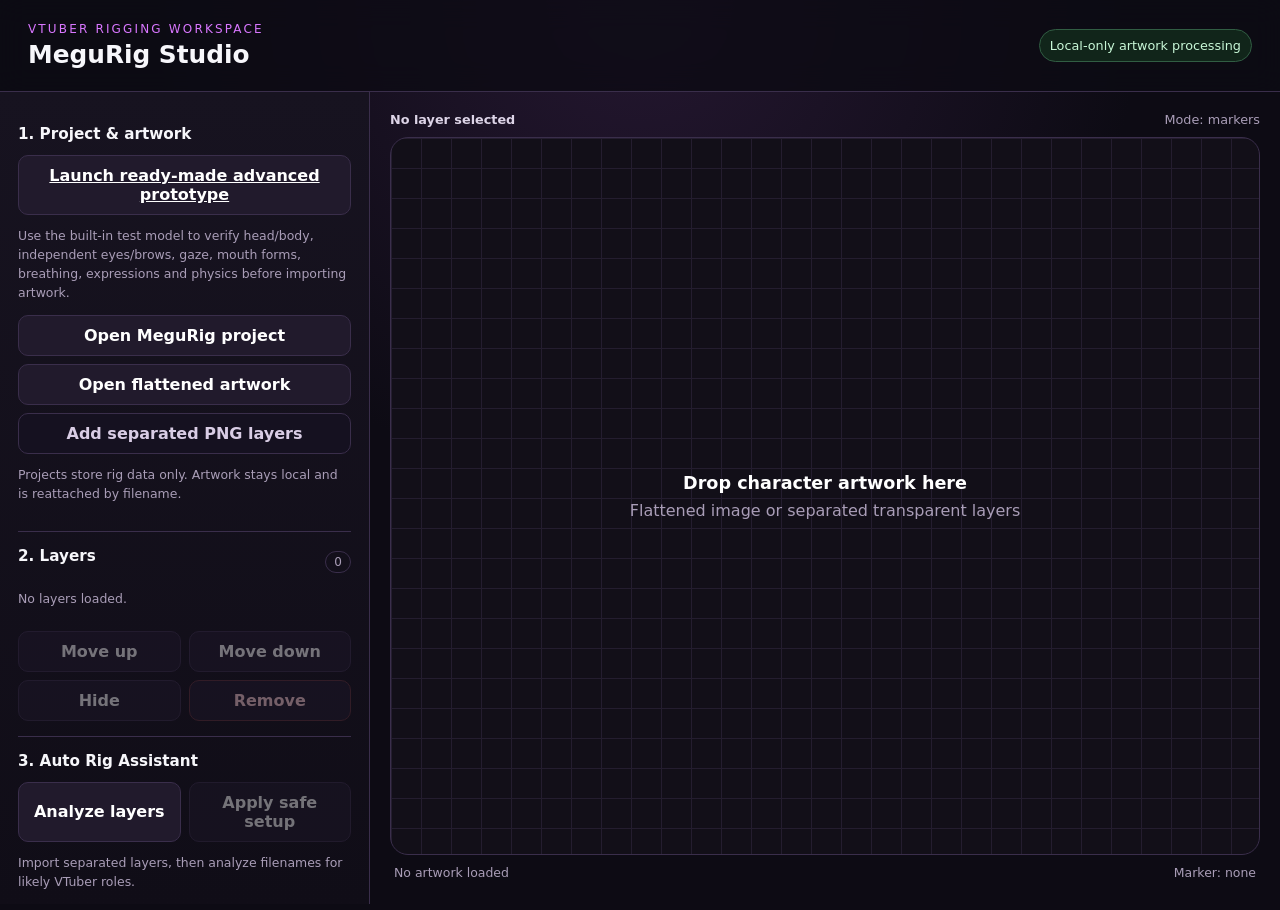
<file: index.html>
<!doctype html><html lang="en"><head><meta charset="utf-8"/><meta name="viewport" content="width=device-width,initial-scale=1"/><meta name="description" content="MeguRig Studio — local-first VTuber rig preparation."/><meta name="color-scheme" content="dark"/><title>MeguRig Studio</title><link rel="stylesheet" href="styles.css"/></head><body><header class="topbar"><div><p class="eyebrow">VTuber Rigging Workspace</p><h1>MeguRig Studio</h1></div><span class="privacy-badge">Local-only artwork processing</span></header><main class="layout"><aside class="panel controls" aria-label="Rig controls"><section><h2>1. Project & artwork</h2><a class="upload" href="prototype.html">Launch ready-made advanced prototype</a><p class="hint">Use the built-in test model to verify head/body, independent eyes/brows, gaze, mouth forms, breathing, expressions and physics before importing artwork.</p><label class="upload" for="projectInput">Open MeguRig project</label><input id="projectInput" class="file-input" type="file" accept="application/json,.json"/><label class="upload" for="imageInput">Open flattened artwork</label><input id="imageInput" class="file-input" type="file" accept="image/png,image/jpeg,image/webp"/><label class="upload secondary" for="layerInput">Add separated PNG layers</label><input id="layerInput" class="file-input" type="file" accept="image/png,image/webp" multiple/><p class="hint">Projects store rig data only. Artwork stays local and is reattached by filename.</p></section><section><div class="section-title"><h2>2. Layers</h2><span id="layerCount">0</span></div><div id="layerList" class="layer-list"><p class="hint">No layers loaded.</p></div><div class="button-grid compact"><button id="layerUp" disabled>Move up</button><button id="layerDown" disabled>Move down</button><button id="toggleLayer" disabled>Hide</button><button id="deleteLayer" class="danger" disabled>Remove</button></div></section><section><h2>3. Auto Rig Assistant</h2><div class="button-grid"><button id="autoRigAnalyze">Analyze layers</button><button id="autoRigApply" disabled>Apply safe setup</button></div><p id="autoRigSummary" class="hint">Import separated layers, then analyze filenames for likely VTuber roles.</p></section><section><h2>4. Selected layer</h2><label>Rig role<select id="layerRole" disabled><option value="art">Generic art</option><option value="face">Face</option><option value="eye-left">Left eye</option><option value="eye-right">Right eye</option><option value="brow-left">Left brow</option><option value="brow-right">Right brow</option><option value="mouth">Mouth</option><option value="hair-front">Front hair</option><option value="hair-back">Back hair</option><option value="body">Body</option><option value="clothes">Clothes</option><option value="accessory">Accessory</option></select></label><label>X <output id="layerXOut">0</output><input id="layerX" type="range" min="-500" max="500" value="0" disabled/></label><label>Y <output id="layerYOut">0</output><input id="layerY" type="range" min="-500" max="500" value="0" disabled/></label><label>Rotation <output id="layerRotationOut">0°</output><input id="layerRotation" type="range" min="-180" max="180" value="0" disabled/></label><label>Scale <output id="layerScaleOut">100%</output><input id="layerScale" type="range" min="10" max="250" value="100" disabled/></label><label>Opacity <output id="layerOpacityOut">100%</output><input id="layerOpacity" type="range" min="0" max="100" value="100" disabled/></label><button id="setPivot" disabled>Set pivot on canvas</button></section><section><h2>5. Deformer keyforms</h2><label>Parameter<select id="keyParam" disabled><option value="ParamAngleX">Head X</option><option value="ParamAngleY">Head Y</option><option value="ParamBodyAngleZ">Body Z</option><option value="ParamEyeOpen">Eye Open</option><option value="ParamMouthOpenY">Mouth Open</option></select></label><label>Key value <output id="keyValueOut">0</output><input id="keyValue" type="range" min="-30" max="30" value="0" disabled/></label><div class="button-grid"><button id="captureKey" disabled>Capture keyform</button><button id="deleteKey" class="danger" disabled>Delete key</button></div><div id="keyformList" class="keyform-list"><p class="hint">Capture transform states for parameter values.</p></div></section><section><h2>6. Mesh deformer</h2><label>Grid density<select id="meshDensity" disabled><option value="3x4">3 × 4</option><option value="4x5" selected>4 × 5</option><option value="5x7">5 × 7</option><option value="7x9">7 × 9</option></select></label><div class="button-grid"><button id="createMesh" disabled>Create mesh</button><button id="editMesh" disabled>Edit mesh</button><button id="resetMesh" disabled>Reset points</button><button id="removeMesh" class="danger" disabled>Remove mesh</button></div><p class="hint">Edit mode: drag blue control points directly on the canvas to bend the selected layer.</p></section><section><h2>7. Physics</h2><label class="check"><input id="physicsEnabled" type="checkbox" disabled/> Enable spring physics</label><label>Strength <output id="physicsStrengthOut">25%</output><input id="physicsStrength" type="range" min="0" max="100" value="25" disabled/></label><label>Damping <output id="physicsDampingOut">80%</output><input id="physicsDamping" type="range" min="0" max="100" value="80" disabled/></label></section><section><h2>8. Expressions</h2><div id="expressionList" class="keyform-list"></div><label>Custom expression name<input id="expressionName" type="text" maxlength="40" placeholder="My Expression"/></label><div class="button-grid"><button id="saveExpression">Save current</button><button id="resetExpression">Neutral</button></div></section><section><h2>9. Webcam tracking</h2><video id="cameraPreview" class="camera-preview" playsinline muted></video><div class="button-grid"><button id="startCamera">Start camera</button><button id="stopCamera" disabled>Stop camera</button><button id="calibrateTracking" disabled>Calibrate neutral</button></div><label>Smoothing <output id="trackingSmoothingOut">70%</output><input id="trackingSmoothing" type="range" min="0" max="100" value="70"/></label><p id="trackingStatus" class="hint">Camera off</p></section><section><h2>10. Rig preview</h2><label>Head X <output id="headXOut">0</output><input id="headX" type="range" min="-30" max="30" value="0"/></label><label>Head Y <output id="headYOut">0</output><input id="headY" type="range" min="-30" max="30" value="0"/></label><label>Body Z <output id="bodyZOut">0</output><input id="bodyZ" type="range" min="-20" max="20" value="0"/></label><label>Eye open <output id="eyeOut">100%</output><input id="eyeOpen" type="range" min="0" max="100" value="100"/></label><label>Mouth open <output id="mouthOut">0%</output><input id="mouthOpen" type="range" min="0" max="100" value="0"/></label></section><section><h2>11. Rig markers</h2><div class="button-grid"><button data-marker="Head Pivot">Head</button><button data-marker="Left Eye">L Eye</button><button data-marker="Right Eye">R Eye</button><button data-marker="Mouth">Mouth</button><button data-marker="Body Pivot">Body</button><button id="clearMarkers" class="ghost">Clear</button></div></section><section><h2>12. Validate & export</h2><div class="button-grid"><button id="validateRig">Validate rig</button><button id="exportCubismManifest">Cubism handoff</button></div><p id="validationReport" class="hint">Run validation before export. Cubism handoff is a data manifest, not a compiled .moc3.</p><button id="exportRig" class="primary" disabled>Export Project JSON</button><button id="exportSnapshot" disabled>Export Preview PNG</button></section></aside><section class="workspace"><div class="workspace-toolbar"><strong id="selectedLayerName">No layer selected</strong><span id="modeStatus">Mode: markers</span></div><div id="dropZone" class="drop-zone" tabindex="0"><canvas id="stage" width="1200" height="1200"></canvas><div id="emptyState" class="empty-state"><strong>Drop character artwork here</strong><span>Flattened image or separated transparent layers</span></div></div><div class="statusbar"><span id="status">No artwork loaded</span><span id="markerStatus">Marker: none</span></div></section></main><script src="mesh.js" defer></script><script src="blend.js" defer></script><script src="renderer-integration.js" defer></script><script src="app.js" defer></script><script src="autorig.js" defer></script><script src="expressions.js" defer></script><script src="persistence.js" defer></script><script src="tracker.js" defer></script><script src="validator.js" defer></script><script src="cubism-export.js" defer></script><script defer>window.addEventListener('DOMContentLoaded',()=>{const b=document.getElementById('validateRig'),r=document.getElementById('validationReport');b?.addEventListener('click',()=>{const p=window.MeguRig?.snapshot?.();if(!p){r.textContent='Load artwork before validation.';return}const x=window.MeguValidator.inspect(p);r.textContent=`Readiness ${x.score}/100 · ${x.stats.layers} layers · ${x.stats.meshes} meshes · ${x.stats.keyedLayers} keyed · ${x.stats.physicsLayers} physics. ${[...x.issues,...x.warnings].join(' ')||'No structural issues found.'}`})})</script></body></html>
</file>
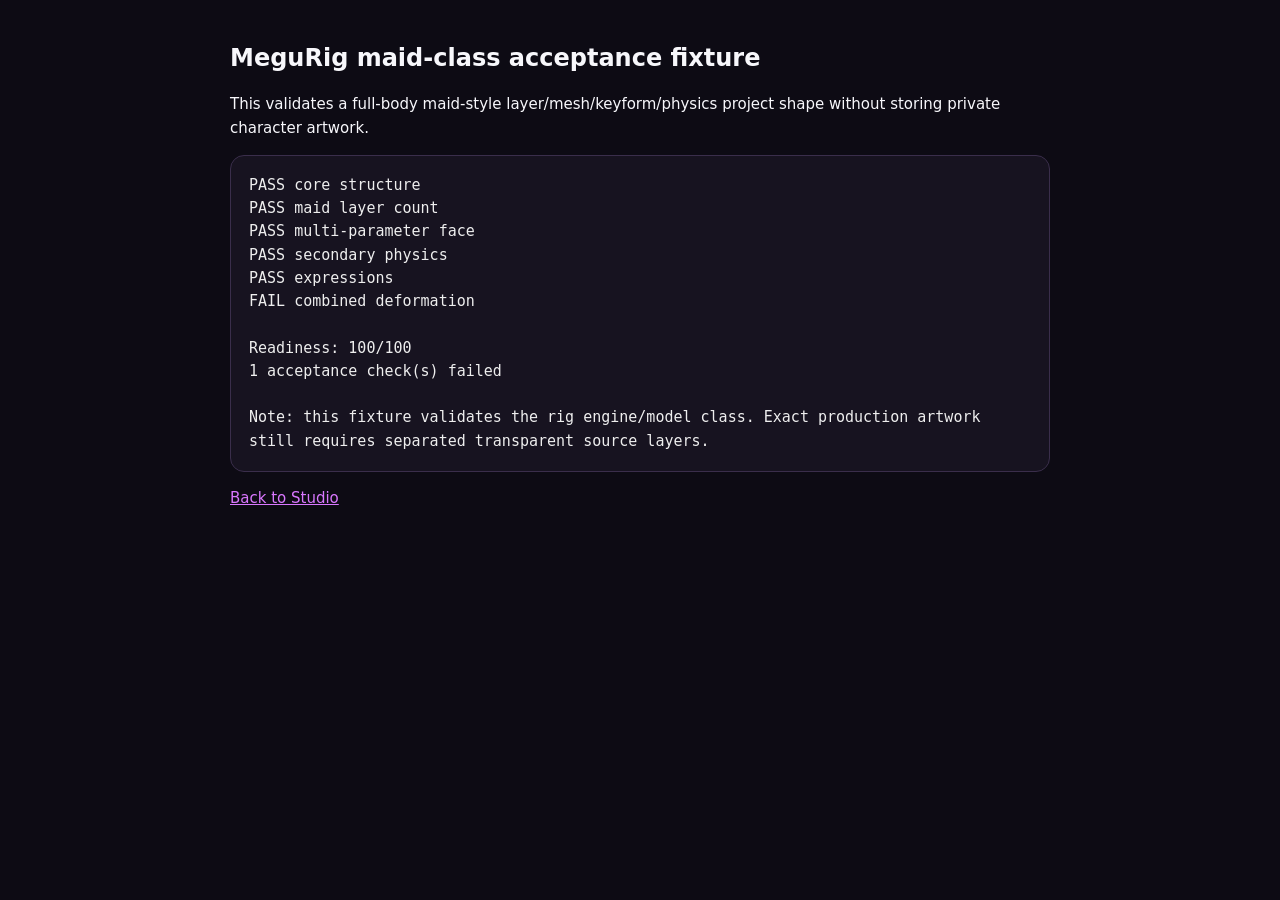
<file: maid-acceptance.html>
<!doctype html><html lang="en"><head><meta charset="utf-8"><meta name="viewport" content="width=device-width,initial-scale=1"><meta name="robots" content="noindex"><title>MeguRig Maid Acceptance</title><style>body{font:15px/1.55 system-ui,sans-serif;max-width:820px;margin:40px auto;padding:0 20px;background:#0d0b14;color:#f7f7fb}h1{font-size:1.5rem}pre{white-space:pre-wrap;background:#171320;border:1px solid #3a2e4b;border-radius:14px;padding:18px;color:#eee}a{color:#d977ff}</style></head><body><h1>MeguRig maid-class acceptance fixture</h1><p>This validates a full-body maid-style layer/mesh/keyform/physics project shape without storing private character artwork.</p><pre id="acceptanceOut">Running…</pre><p><a href="index.html">Back to Studio</a></p><script src="blend.js"></script><script src="validator.js"></script><script src="maid-acceptance.js"></script></body></html>
</file>
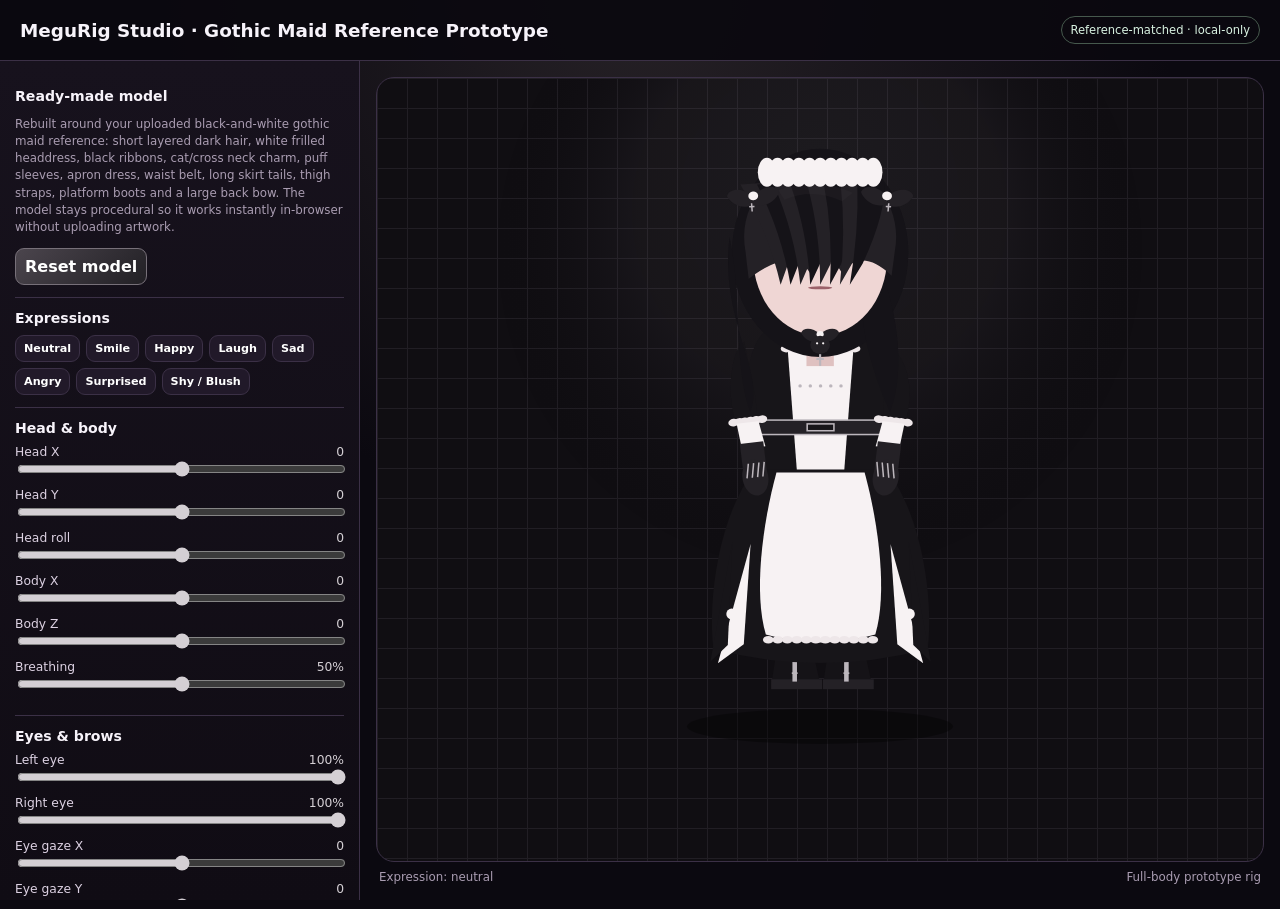
<file: prototype.html>
<!doctype html><html lang="en"><head><meta charset="utf-8"><meta name="viewport" content="width=device-width,initial-scale=1"><meta name="description" content="MeguRig Studio reference-matched gothic maid VTuber prototype."><meta name="color-scheme" content="dark"><title>MeguRig Studio — Reference Maid Prototype</title><style>:root{font-family:Inter,system-ui,sans-serif;color:#f7f3fa;background:#0b0910;--panel:#17121d;--line:#3b3046;--accent:#d4cfd4;--muted:#aa9db2}*{box-sizing:border-box}body{margin:0;background:radial-gradient(circle at 50% 0,#262126,#0b0910 48%);color:#f7f3fa}.top{display:flex;justify-content:space-between;align-items:center;padding:16px 20px;border-bottom:1px solid var(--line);position:sticky;top:0;background:#0b0910ee;z-index:4}.top h1{font-size:1.15rem;margin:0}.badge{font-size:.72rem;color:#d9f2e2;border:1px solid #46594d;border-radius:999px;padding:6px 9px}.app{display:grid;grid-template-columns:minmax(300px,360px) 1fr;min-height:calc(100vh - 61px)}aside{padding:15px;background:linear-gradient(#17121d,#100c14);border-right:1px solid var(--line);overflow:auto;max-height:calc(100vh - 61px)}section{padding:12px 0;border-bottom:1px solid var(--line)}h2{font-size:.88rem;margin:0 0 9px}.hint,.status{font-size:.74rem;color:var(--muted);line-height:1.45}label{display:block;font-size:.77rem;margin:8px 0;color:#ddd2e3}input[type=range]{width:100%;accent-color:var(--accent)}output{float:right;color:var(--accent)}button{border:1px solid var(--line);background:#211929;color:#fff;padding:8px 9px;border-radius:9px;font:inherit;font-weight:700;cursor:pointer}button:hover{border-color:var(--accent)}button.primary{background:linear-gradient(135deg,#4b454d,#222025);border:1px solid #777079}.grid{display:grid;grid-template-columns:1fr 1fr;gap:7px}.expr{display:flex;flex-wrap:wrap;gap:6px}.expr button{font-size:.7rem;padding:6px 8px}.stage-wrap{padding:16px;min-width:0}.stage{height:calc(100vh - 115px);min-height:620px;border:1px solid var(--line);border-radius:18px;overflow:hidden;background:#100e12;background-image:linear-gradient(#211e24 1px,transparent 1px),linear-gradient(90deg,#211e24 1px,transparent 1px);background-size:30px 30px}canvas{width:100%;height:100%;display:block}.status{display:flex;justify-content:space-between;padding:7px 3px}video{width:100%;aspect-ratio:4/3;object-fit:cover;border-radius:10px;background:#09070c;border:1px solid var(--line);transform:scaleX(-1)}@media(max-width:860px){.app{grid-template-columns:1fr}aside{max-height:none;border-right:0}.stage-wrap{padding:9px}.stage{height:72vh;min-height:500px}.badge{display:none}}</style></head><body><header class="top"><h1>MeguRig Studio · Gothic Maid Reference Prototype</h1><span class="badge">Reference-matched · local-only</span></header><main class="app"><aside><section><h2>Ready-made model</h2><p class="hint">Rebuilt around your uploaded black-and-white gothic maid reference: short layered dark hair, white frilled headdress, black ribbons, cat/cross neck charm, puff sleeves, apron dress, waist belt, long skirt tails, thigh straps, platform boots and a large back bow. The model stays procedural so it works instantly in-browser without uploading artwork.</p><button id="resetModel" class="primary">Reset model</button></section><section><h2>Expressions</h2><div class="expr"><button data-expression="neutral">Neutral</button><button data-expression="smile">Smile</button><button data-expression="happy">Happy</button><button data-expression="laugh">Laugh</button><button data-expression="sad">Sad</button><button data-expression="angry">Angry</button><button data-expression="surprised">Surprised</button><button data-expression="shy">Shy / Blush</button></div></section><section><h2>Head & body</h2><label>Head X <output id="headXOut">0</output><input id="headX" type="range" min="-30" max="30" value="0"></label><label>Head Y <output id="headYOut">0</output><input id="headY" type="range" min="-30" max="30" value="0"></label><label>Head roll <output id="rollOut">0</output><input id="roll" type="range" min="-25" max="25" value="0"></label><label>Body X <output id="bodyXOut">0</output><input id="bodyX" type="range" min="-20" max="20" value="0"></label><label>Body Z <output id="bodyZOut">0</output><input id="bodyZ" type="range" min="-20" max="20" value="0"></label><label>Breathing <output id="breathOut">50%</output><input id="breath" type="range" min="0" max="100" value="50"></label></section><section><h2>Eyes & brows</h2><label>Left eye <output id="eyeLOut">100%</output><input id="eyeL" type="range" min="0" max="100" value="100"></label><label>Right eye <output id="eyeROut">100%</output><input id="eyeR" type="range" min="0" max="100" value="100"></label><label>Eye gaze X <output id="gazeXOut">0</output><input id="gazeX" type="range" min="-100" max="100" value="0"></label><label>Eye gaze Y <output id="gazeYOut">0</output><input id="gazeY" type="range" min="-100" max="100" value="0"></label><label>Left brow <output id="browLOut">0</output><input id="browL" type="range" min="-100" max="100" value="0"></label><label>Right brow <output id="browROut">0</output><input id="browR" type="range" min="-100" max="100" value="0"></label></section><section><h2>Mouth</h2><label>Mouth open <output id="mouthOpenOut">0%</output><input id="mouthOpen" type="range" min="0" max="100" value="0"></label><label>Mouth form <output id="mouthFormOut">0</output><input id="mouthForm" type="range" min="-100" max="100" value="0"></label><label>Mouth X <output id="mouthXOut">0</output><input id="mouthX" type="range" min="-100" max="100" value="0"></label></section><section><h2>Secondary physics</h2><label>Hair <output id="hairPhysicsOut">70%</output><input id="hairPhysics" type="range" min="0" max="100" value="70"></label><label>Ribbons & bow <output id="ribbonPhysicsOut">65%</output><input id="ribbonPhysics" type="range" min="0" max="100" value="65"></label><label>Dress & sleeves <output id="clothesPhysicsOut">48%</output><input id="clothesPhysics" type="range" min="0" max="100" value="48"></label></section><section><h2>Webcam preview</h2><video id="camera" playsinline muted></video><div class="grid"><button id="startCamera">Start camera</button><button id="stopCamera" disabled>Stop</button></div><p id="cameraStatus" class="hint">Camera off. Frames remain local; audio is disabled.</p></section></aside><div class="stage-wrap"><div class="stage"><canvas id="stage"></canvas></div><div class="status"><span id="status">Reference maid ready</span><span>Full-body prototype rig</span></div></div></main><script src="reference-prototype.js" defer></script></body></html>
</file>
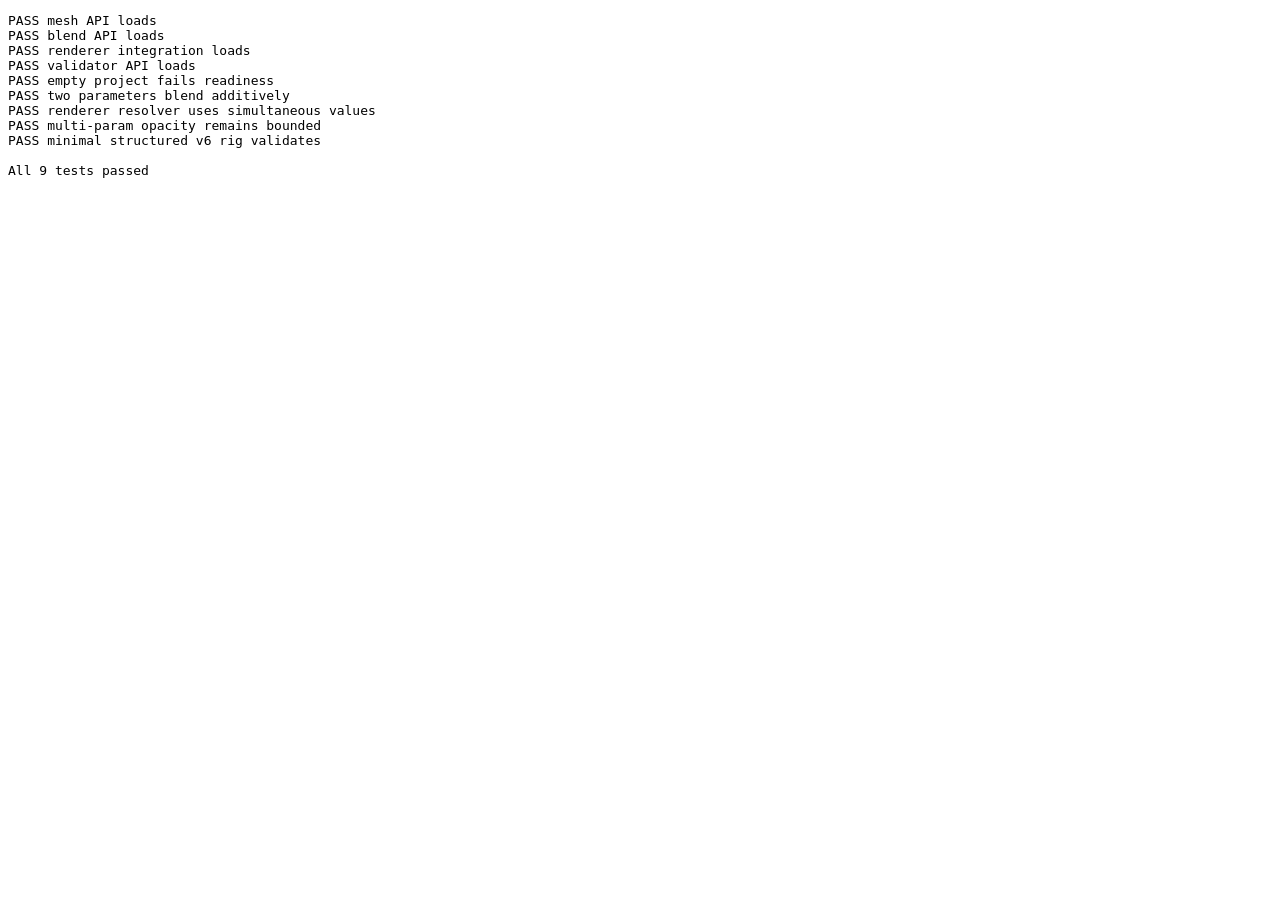
<file: tests.html>
<!doctype html><html lang="en"><head><meta charset="utf-8"><meta name="viewport" content="width=device-width,initial-scale=1"><title>MeguRig Smoke Tests</title></head><body><pre id="out">Running…</pre><script src="mesh.js"></script><script src="blend.js"></script><script src="renderer-integration.js"></script><script src="validator.js"></script><script>"use strict";(()=>{const out=document.getElementById("out"),results=[];function test(name,fn){try{fn();results.push([name,true])}catch(e){results.push([name,false,e.message])}}function ok(v,m){if(!v)throw new Error(m)}function near(a,b,m){ok(Math.abs(a-b)<1e-6,m+` (${a} != ${b})`)}test("mesh API loads",()=>ok(window.MeguMesh,"MeguMesh missing"));test("blend API loads",()=>ok(window.MeguBlend,"MeguBlend missing"));test("renderer integration loads",()=>ok(window.MeguRendererIntegration,"renderer integration missing"));test("validator API loads",()=>ok(window.MeguValidator,"MeguValidator missing"));test("empty project fails readiness",()=>{const r=MeguValidator.inspect({layers:[],parameters:{}});ok(!r.ok,"empty project should fail")});const base={x:0,y:0,rotation:0,scale:1,opacity:1,mesh:null,keyforms:{ParamAngleX:[{value:-30,transform:{x:-10,y:0,rotation:-5,scale:1,opacity:1}},{value:30,transform:{x:10,y:0,rotation:5,scale:1,opacity:1}}],ParamAngleY:[{value:-30,transform:{x:0,y:-20,rotation:0,scale:1,opacity:1}},{value:30,transform:{x:0,y:20,rotation:0,scale:1,opacity:1}}]}};test("two parameters blend additively",()=>{const r=MeguBlend.blend(base,{ParamAngleX:30,ParamAngleY:30});near(r.transform.x,10,"X blend failed");near(r.transform.y,20,"Y blend failed");near(r.transform.rotation,5,"rotation blend failed")});test("renderer resolver uses simultaneous values",()=>{const r=MeguRendererIntegration.resolve(base,{ParamAngleX:30,ParamAngleY:-30});near(r.transform.x,10,"resolver X failed");near(r.transform.y,-20,"resolver Y failed")});test("multi-param opacity remains bounded",()=>{const layer={x:0,y:0,rotation:0,scale:1,opacity:.8,mesh:null,keyforms:{A:[{value:0,transform:{x:0,y:0,rotation:0,scale:1,opacity:.8}},{value:1,transform:{x:0,y:0,rotation:0,scale:1,opacity:1}}],B:[{value:0,transform:{x:0,y:0,rotation:0,scale:1,opacity:.8}},{value:1,transform:{x:0,y:0,rotation:0,scale:1,opacity:1}}]}};const r=MeguBlend.blend(layer,{A:1,B:1});ok(r.transform.opacity===1,"opacity should clamp to 1")});test("minimal structured v6 rig validates",()=>{const roles=["face","eye-left","eye-right","mouth","body"],layers=roles.map((role,i)=>({name:role,fileName:`${role}.png`,role,keyforms:i?{}:base.keyforms,physics:{enabled:false}})),parameters={ParamAngleX:0,ParamAngleY:0,ParamBodyAngleZ:0,ParamEyeOpen:1,ParamMouthOpenY:0},r=MeguValidator.inspect({schema:"megurig.project.v6",layers,parameters,expressions:{Smile:{headX:0,headY:2,bodyZ:0,eyeOpen:82,mouthOpen:18}}});ok(r.ok,"minimal rig has structural error");ok(r.stats.layers===5,"wrong layer count");ok(r.stats.multiParameterLayers>=1,"multi-parameter coverage missing")});const failed=results.filter(x=>!x[1]);out.textContent=results.map(x=>`${x[1]?"PASS":"FAIL"} ${x[0]}${x[2]?`: ${x[2]}`:""}`).join("\n")+`\n\n${failed.length?`${failed.length} failed`:`All ${results.length} tests passed`}`;document.title=failed.length?"FAIL — MeguRig Tests":"PASS — MeguRig Tests";document.body.dataset.failed=String(failed.length)})();</script></body></html>
</file>
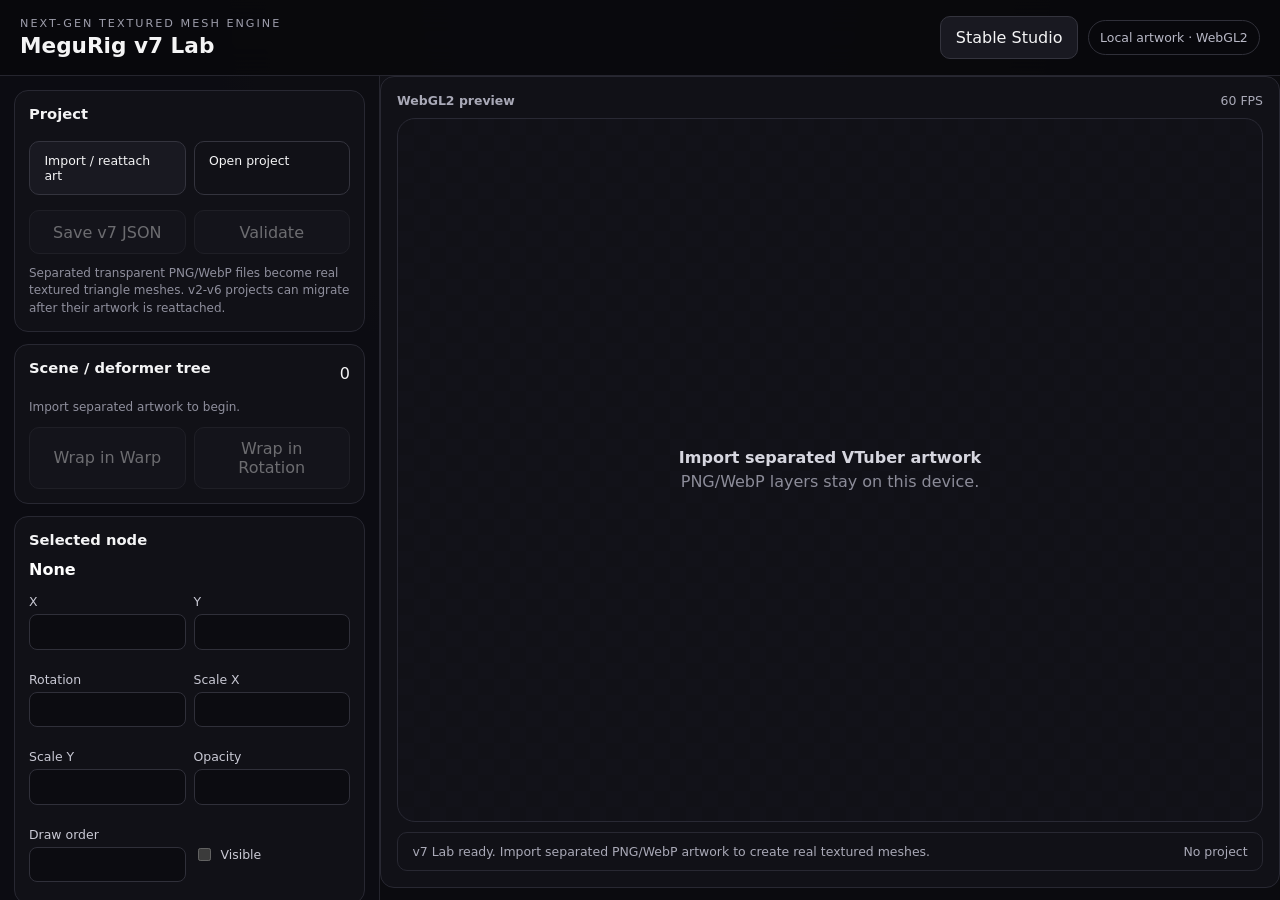
<file: v7.html>
<!doctype html>
<html lang="en">
<head>
  <meta charset="utf-8" />
  <meta name="viewport" content="width=device-width,initial-scale=1" />
  <meta name="color-scheme" content="dark" />
  <meta name="description" content="MeguRig Studio v7 Lab — local textured-mesh VTuber rigging with WebGL2." />
  <title>MeguRig v7 Lab</title>
  <link rel="stylesheet" href="v7.css" />
</head>
<body>
  <header class="topbar">
    <div>
      <p class="eyebrow">NEXT-GEN TEXTURED MESH ENGINE</p>
      <h1>MeguRig v7 Lab</h1>
    </div>
    <div class="top-actions">
      <a href="index.html">Stable Studio</a>
      <span class="privacy">Local artwork · WebGL2</span>
    </div>
  </header>

  <main class="shell">
    <aside class="sidebar">
      <section>
        <h2>Project</h2>
        <div class="grid2">
          <label class="button" for="artInput">Import / reattach art</label>
          <input id="artInput" type="file" accept="image/png,image/webp" multiple hidden />
          <label class="button ghost" for="projectInput">Open project</label>
          <input id="projectInput" type="file" accept="application/json,.json" hidden />
          <button id="saveProject" disabled>Save v7 JSON</button>
          <button id="validateProject" disabled>Validate</button>
        </div>
        <p class="hint">Separated transparent PNG/WebP files become real textured triangle meshes. v2-v6 projects can migrate after their artwork is reattached.</p>
      </section>

      <section>
        <div class="section-title"><h2>Scene / deformer tree</h2><span id="nodeCount">0</span></div>
        <div id="sceneTree" class="scene-tree"><p class="hint">Import separated artwork to begin.</p></div>
        <div class="grid2">
          <button id="wrapWarp" disabled>Wrap in Warp</button>
          <button id="wrapRotation" disabled>Wrap in Rotation</button>
        </div>
      </section>

      <section>
        <h2>Selected node</h2>
        <p id="selectedName" class="selected-name">None</p>
        <div class="form-grid">
          <label>X <input id="nodeX" type="number" step="1" disabled /></label>
          <label>Y <input id="nodeY" type="number" step="1" disabled /></label>
          <label>Rotation <input id="nodeRotation" type="number" step="0.1" disabled /></label>
          <label>Scale X <input id="nodeScaleX" type="number" step="0.01" min="0.01" max="20" disabled /></label>
          <label>Scale Y <input id="nodeScaleY" type="number" step="0.01" min="0.01" max="20" disabled /></label>
          <label>Opacity <input id="nodeOpacity" type="number" step="0.01" min="0" max="1" disabled /></label>
          <label id="drawOrderLabel">Draw order <input id="drawOrder" type="number" step="1" disabled /></label>
          <label class="check"><input id="nodeVisible" type="checkbox" disabled /> Visible</label>
        </div>
      </section>

      <section id="meshPanel" hidden>
        <h2>Mesh vertex</h2>
        <label>Vertex <select id="meshVertex"></select></label>
        <div class="form-grid">
          <label>Local X <input id="meshX" type="number" step="1" /></label>
          <label>Local Y <input id="meshY" type="number" step="1" /></label>
        </div>
        <button id="resetMesh">Reset rectangular mesh</button>
        <p class="hint">Edits move actual textured mesh vertices. The overlay shows current triangles.</p>
      </section>

      <section id="warpPanel" hidden>
        <h2>Warp control point</h2>
        <label>Point <select id="warpPoint"></select></label>
        <div class="form-grid">
          <label>Offset X <input id="warpDx" type="number" step="1" /></label>
          <label>Offset Y <input id="warpDy" type="number" step="1" /></label>
        </div>
        <div class="grid2">
          <button data-warp-preset="left">Bend left</button>
          <button data-warp-preset="right">Bend right</button>
          <button data-warp-preset="up">Bend up</button>
          <button data-warp-preset="down">Bend down</button>
          <button id="resetWarp" class="ghost">Reset warp</button>
        </div>
        <p class="hint">Warp offsets can be captured into 1D, 2D or 3D parameter keyforms.</p>
      </section>

      <section>
        <h2>Parameters</h2>
        <div id="parameterControls" class="parameter-controls"></div>
      </section>

      <section>
        <h2>Keyform authoring</h2>
        <label>Track<select id="trackAxes" disabled>
          <option value="ParamAngleX">Head X</option>
          <option value="ParamAngleY">Head Y</option>
          <option value="ParamAngleZ">Head Z</option>
          <option value="ParamAngleX,ParamAngleY">Head X × Y</option>
          <option value="ParamAngleX,ParamAngleY,ParamAngleZ">Head X × Y × Z</option>
          <option value="ParamBodyAngleZ">Body Z</option>
          <option value="ParamEyeLOpen">Left eye open</option>
          <option value="ParamEyeROpen">Right eye open</option>
          <option value="ParamEyeBallX,ParamEyeBallY">Eye gaze X × Y</option>
          <option value="ParamMouthOpenY">Mouth open</option>
          <option value="ParamMouthForm">Mouth form</option>
          <option value="ParamBreath">Breath</option>
        </select></label>
        <div class="grid2">
          <button id="captureKey" disabled>Capture keyform</button>
          <button id="deleteKey" class="danger" disabled>Delete at value</button>
        </div>
        <div id="trackSummary" class="track-summary"><p class="hint">Select a node, pose it, set parameters, then capture.</p></div>
      </section>

      <section id="physicsPanel" hidden>
        <h2>Secondary physics</h2>
        <label class="check"><input id="physicsEnabled" type="checkbox" /> Enabled</label>
        <label>Segments <input id="physicsSegments" type="range" min="1" max="8" value="3" /><output id="physicsSegmentsOut">3</output></label>
        <label>Stiffness <input id="physicsStiffness" type="range" min="1" max="60" value="12" /><output id="physicsStiffnessOut">12</output></label>
        <label>Damping <input id="physicsDamping" type="range" min="50" max="99" value="82" /><output id="physicsDampingOut">0.82</output></label>
      </section>
    </aside>

    <section class="workspace">
      <div class="workspace-bar">
        <strong id="modeLabel">WebGL2 preview</strong>
        <span id="fps">0 FPS</span>
      </div>
      <div class="stage-wrap" id="stageWrap">
        <canvas id="stage" width="1200" height="1200"></canvas>
        <canvas id="overlay" width="1200" height="1200"></canvas>
        <div id="emptyState" class="empty-state">
          <strong>Import separated VTuber artwork</strong>
          <span>PNG/WebP layers stay on this device.</span>
        </div>
      </div>
      <footer class="statusbar">
        <span id="status">Ready. WebGL2 engine not initialized yet.</span>
        <span id="validationStatus">No project</span>
      </footer>
    </section>
  </main>

  <script src="engine/core.js" defer></script>
  <script src="engine/project-v7.js" defer></script>
  <script src="engine/expression-mixer.js" defer></script>
  <script src="engine/tracking-filter.js" defer></script>
  <script src="engine/editor-bridge.js" defer></script>
  <script src="engine/runtime.js" defer></script>
  <script src="engine/webgl2-renderer.js" defer></script>
  <script src="v7-editor.js" defer></script>
</body>
</html>
</file>
<file: styles.css>
:root{font-family:Inter,ui-sans-serif,system-ui,-apple-system,BlinkMacSystemFont,"Segoe UI",sans-serif;color:#f7f7fb;background:#0d0b14;--panel:#171320;--panel2:#211a2c;--line:#3a2e4b;--accent:#d977ff;--accent2:#79a7ff;--muted:#a99db7;--danger:#ff7c90}*{box-sizing:border-box}body{margin:0;min-height:100vh;background:radial-gradient(circle at top,#251731 0,#0d0b14 45%);color:#f7f7fb}.topbar{display:flex;justify-content:space-between;align-items:center;padding:22px 28px;border-bottom:1px solid var(--line);background:rgba(13,11,20,.82);backdrop-filter:blur(14px);position:sticky;top:0;z-index:5}.eyebrow{margin:0 0 4px;color:var(--accent);font-size:.75rem;text-transform:uppercase;letter-spacing:.18em}.topbar h1{margin:0;font-size:1.55rem}.privacy-badge{font-size:.8rem;color:#c8f7d7;border:1px solid #315d43;background:#11251a;padding:8px 10px;border-radius:999px}.layout{display:grid;grid-template-columns:minmax(300px,370px) 1fr;min-height:calc(100vh - 88px)}.panel{background:linear-gradient(180deg,var(--panel),#100d17);border-right:1px solid var(--line);padding:18px;overflow:auto;max-height:calc(100vh - 88px);position:sticky;top:88px}.panel section{padding:15px 0;border-bottom:1px solid var(--line)}h2{font-size:.95rem;margin:0 0 12px}.section-title{display:flex;align-items:center;justify-content:space-between}.section-title span{font-size:.75rem;color:var(--muted);border:1px solid var(--line);border-radius:999px;padding:3px 8px}.hint{font-size:.78rem;color:var(--muted);line-height:1.5}.upload,button,select,input[type=text]{appearance:none;border:1px solid var(--line);background:var(--panel2);color:#fff;padding:10px 12px;border-radius:10px;font:inherit}.upload,button{cursor:pointer;font-weight:700}.upload{display:block;text-align:center;margin:0 0 8px}.upload.secondary{background:#151120;color:#d9cde5}button:hover,.upload:hover,select:focus,input[type=text]:focus{border-color:var(--accent);outline:none}button.primary{background:linear-gradient(135deg,#8e3cc7,#5f67d8);border-color:transparent;width:100%;margin-bottom:8px}button.ghost{background:transparent}.danger{color:#ffd0d7;border-color:#61303a}button:disabled,select:disabled,input:disabled{opacity:.42;cursor:not-allowed}.file-input{position:absolute;inline-size:1px;block-size:1px;overflow:hidden;clip:rect(0 0 0 0)}label{display:block;color:#ddd4e7;font-size:.82rem;margin:12px 0}select,input[type=text]{width:100%;margin-top:8px}output{float:right;color:var(--accent)}input[type=range]{width:100%;accent-color:#bc64e8;margin-top:8px}.button-grid{display:grid;grid-template-columns:1fr 1fr;gap:8px}.button-grid.compact{margin-top:10px}.layer-list{display:grid;gap:7px;max-height:220px;overflow:auto}.layer-row{display:grid;grid-template-columns:28px 1fr auto;align-items:center;gap:8px;padding:8px;border:1px solid var(--line);border-radius:10px;background:#120f18}.layer-row.selected{border-color:var(--accent);background:#21152a}.layer-row button{padding:5px 7px;border:0;background:transparent}.layer-name{overflow:hidden;text-overflow:ellipsis;white-space:nowrap;font-size:.8rem}.layer-meta{font-size:.7rem;color:var(--muted)}.keyform-list{display:flex;flex-wrap:wrap;gap:7px;margin-top:10px}.keyform-list .hint{margin:2px 0}.key-chip{padding:6px 9px;border-radius:999px;font-size:.72rem;background:#171127;border-color:#4b3862;color:#e9cfff}.expression-chip{white-space:nowrap}.camera-preview{display:block;width:100%;aspect-ratio:4/3;object-fit:cover;background:#08070c;border:1px solid var(--line);border-radius:12px;margin:8px 0 10px;transform:scaleX(-1)}.workspace{padding:20px;min-width:0}.workspace-toolbar{display:flex;justify-content:space-between;gap:12px;align-items:center;margin-bottom:10px;color:#ddd4e7;font-size:.8rem}.workspace-toolbar span{color:var(--muted)}.drop-zone{position:relative;height:calc(100vh - 182px);min-height:500px;border:1px solid var(--line);border-radius:18px;overflow:hidden;background-image:linear-gradient(#241d2f 1px,transparent 1px),linear-gradient(90deg,#241d2f 1px,transparent 1px);background-size:30px 30px;background-color:#120f18;display:grid;place-items:center}.drop-zone.drag{outline:2px solid var(--accent);outline-offset:-6px}canvas{width:100%;height:100%;display:block}.empty-state{position:absolute;inset:0;display:grid;place-content:center;text-align:center;gap:8px;color:var(--muted);pointer-events:none}.empty-state strong{color:#fff;font-size:1.1rem}.statusbar{display:flex;justify-content:space-between;padding:10px 4px;color:var(--muted);font-size:.78rem}@media(max-width:900px){.topbar{padding:18px;align-items:flex-start;gap:12px}.privacy-badge{display:none}.layout{grid-template-columns:1fr}.panel{position:static;max-height:none;border-right:0;border-bottom:1px solid var(--line)}.workspace{padding:12px}.drop-zone{height:62vh;min-height:420px}}@media(prefers-reduced-motion:reduce){*{scroll-behavior:auto!important;transition:none!important}}
</file>
<file: v7.css>
:root{font-family:Inter,ui-sans-serif,system-ui,-apple-system,BlinkMacSystemFont,"Segoe UI",sans-serif;color:#f4f4f5;background:#0b0b0f}*{box-sizing:border-box}body{margin:0;min-height:100vh;background:radial-gradient(circle at top,#181821 0,#0b0b0f 42%);color:#f4f4f5}button,input,select{font:inherit}button,.button,.top-actions a{border:1px solid #34343e;background:#191921;color:#f4f4f5;border-radius:10px;padding:.7rem .9rem;cursor:pointer;text-decoration:none;transition:.15s ease}button:hover:not(:disabled),.button:hover,.top-actions a:hover{transform:translateY(-1px);border-color:#666676;background:#23232e}button:disabled{opacity:.4;cursor:not-allowed}.ghost{background:transparent}.danger{border-color:#6f3038}.topbar{height:76px;padding:0 20px;display:flex;align-items:center;justify-content:space-between;border-bottom:1px solid #25252e;background:rgba(9,9,13,.92);backdrop-filter:blur(16px);position:sticky;top:0;z-index:20}.topbar h1{margin:0;font-size:1.35rem}.eyebrow{margin:0 0 3px;color:#9d9dab;font-size:.7rem;letter-spacing:.18em}.top-actions{display:flex;gap:10px;align-items:center}.privacy{font-size:.78rem;color:#b9b9c7;padding:.55rem .7rem;border:1px solid #30303a;border-radius:999px}.shell{display:grid;grid-template-columns:380px minmax(0,1fr);min-height:calc(100vh - 76px)}.sidebar{border-right:1px solid #25252e;background:rgba(13,13,18,.96);padding:14px;overflow:auto;max-height:calc(100vh - 76px)}section{border:1px solid #282832;border-radius:14px;padding:14px;margin-bottom:12px;background:#111117}section h2{font-size:.92rem;margin:0 0 12px}.section-title{display:flex;justify-content:space-between;align-items:center}.grid2{display:grid;grid-template-columns:1fr 1fr;gap:8px}.form-grid{display:grid;grid-template-columns:1fr 1fr;gap:8px}label{display:grid;gap:5px;color:#c9c9d4;font-size:.78rem;margin:7px 0}input[type=number],select{width:100%;border:1px solid #30303a;background:#0c0c11;color:#f4f4f5;border-radius:8px;padding:.58rem}.check{display:flex;gap:7px;align-items:center}.hint{font-size:.75rem;line-height:1.45;color:#8f8f9d;margin:.7rem 0 0}.selected-name{margin:0 0 8px;font-weight:700;color:#fff}.scene-tree{display:grid;gap:5px;max-height:300px;overflow:auto;margin-bottom:10px}.scene-node{display:flex;align-items:center;gap:8px;width:100%;text-align:left;padding:.55rem .7rem;background:#0d0d12;border:1px solid transparent;border-radius:8px;color:#cfcfda}.scene-node.active{border-color:#7a7a92;background:#20202b;color:#fff}.scene-node small{margin-left:auto;color:#777786}.parameter-controls{display:grid;gap:9px}.parameter-row{display:grid;grid-template-columns:104px 1fr 52px;gap:8px;align-items:center}.parameter-row label{margin:0;font-size:.72rem}.parameter-row input{width:100%}.parameter-row output{font-size:.72rem;color:#aaaabd;text-align:right}.track-summary{max-height:170px;overflow:auto;margin-top:8px;border-top:1px solid #262630;padding-top:8px}.track-pill{font-size:.72rem;padding:.4rem .5rem;border-radius:7px;background:#0c0c11;margin:4px 0;color:#bdbdca}.workspace{min-width:0;display:grid;grid-template-rows:auto 1fr auto;padding:16px;gap:10px}.workspace-bar,.statusbar{display:flex;justify-content:space-between;align-items:center;color:#a9a9b7;font-size:.78rem}.stage-wrap{position:relative;min-height:560px;border:1px solid #292934;border-radius:18px;overflow:hidden;background-image:linear-gradient(45deg,#121219 25%,transparent 25%),linear-gradient(-45deg,#121219 25%,transparent 25%),linear-gradient(45deg,transparent 75%,#121219 75%),linear-gradient(-45deg,transparent 75%,#121219 75%);background-size:32px 32px;background-position:0 0,0 16px,16px -16px,-16px 0;display:flex;align-items:center;justify-content:center}#stage,#overlay{position:absolute;inset:0;width:100%;height:100%;object-fit:contain}#overlay{pointer-events:none}.empty-state{position:absolute;display:grid;gap:5px;text-align:center;color:#8c8c99;pointer-events:none}.empty-state strong{color:#d6d6df}.statusbar{border:1px solid #282832;background:#111117;border-radius:10px;padding:.7rem .9rem}output{font-variant-numeric:tabular-nums}@media(max-width:980px){.shell{grid-template-columns:1fr}.sidebar{max-height:none;border-right:0;border-bottom:1px solid #25252e}.workspace{min-height:760px}.topbar{position:static}.privacy{display:none}}@media(max-width:540px){.topbar{padding:0 12px}.top-actions a{padding:.55rem}.shell{display:block}.sidebar{padding:10px}.workspace{padding:10px}.grid2,.form-grid{grid-template-columns:1fr}.parameter-row{grid-template-columns:96px 1fr 48px}.stage-wrap{min-height:520px}}
</file>
